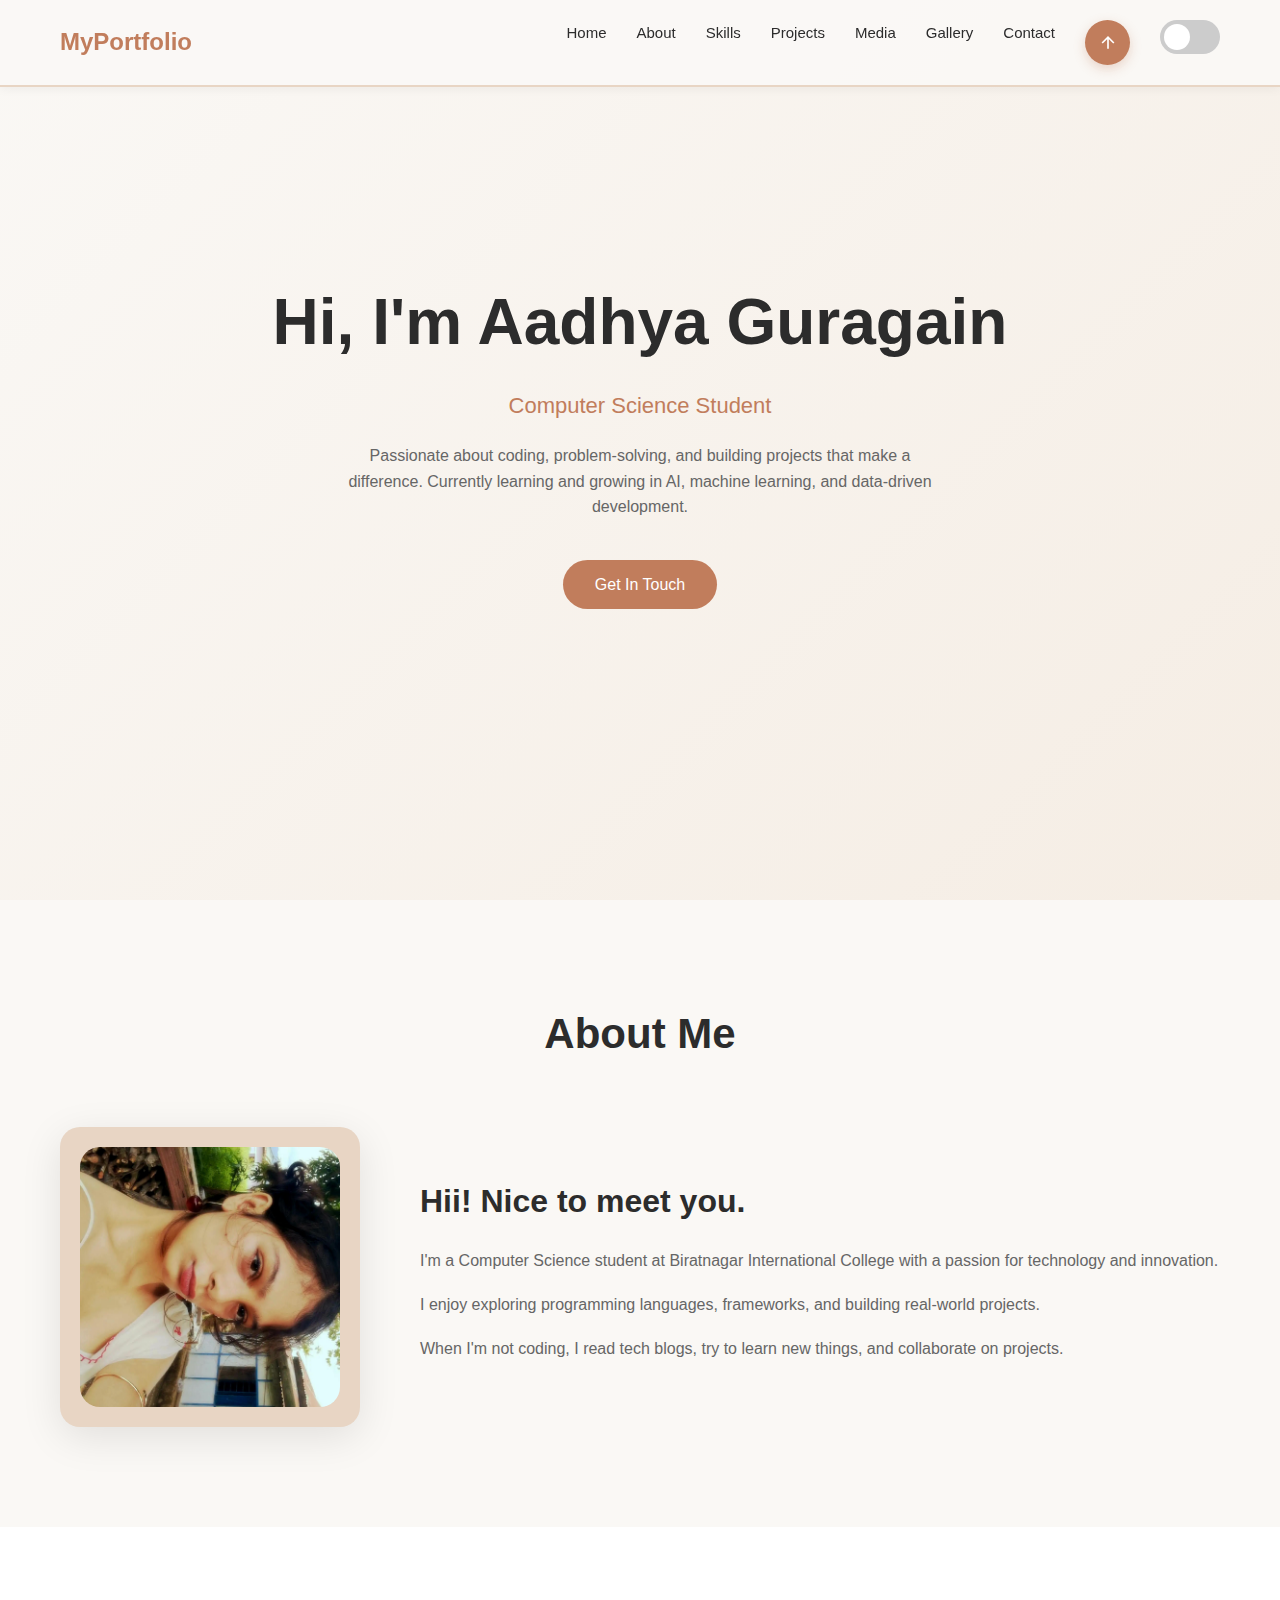
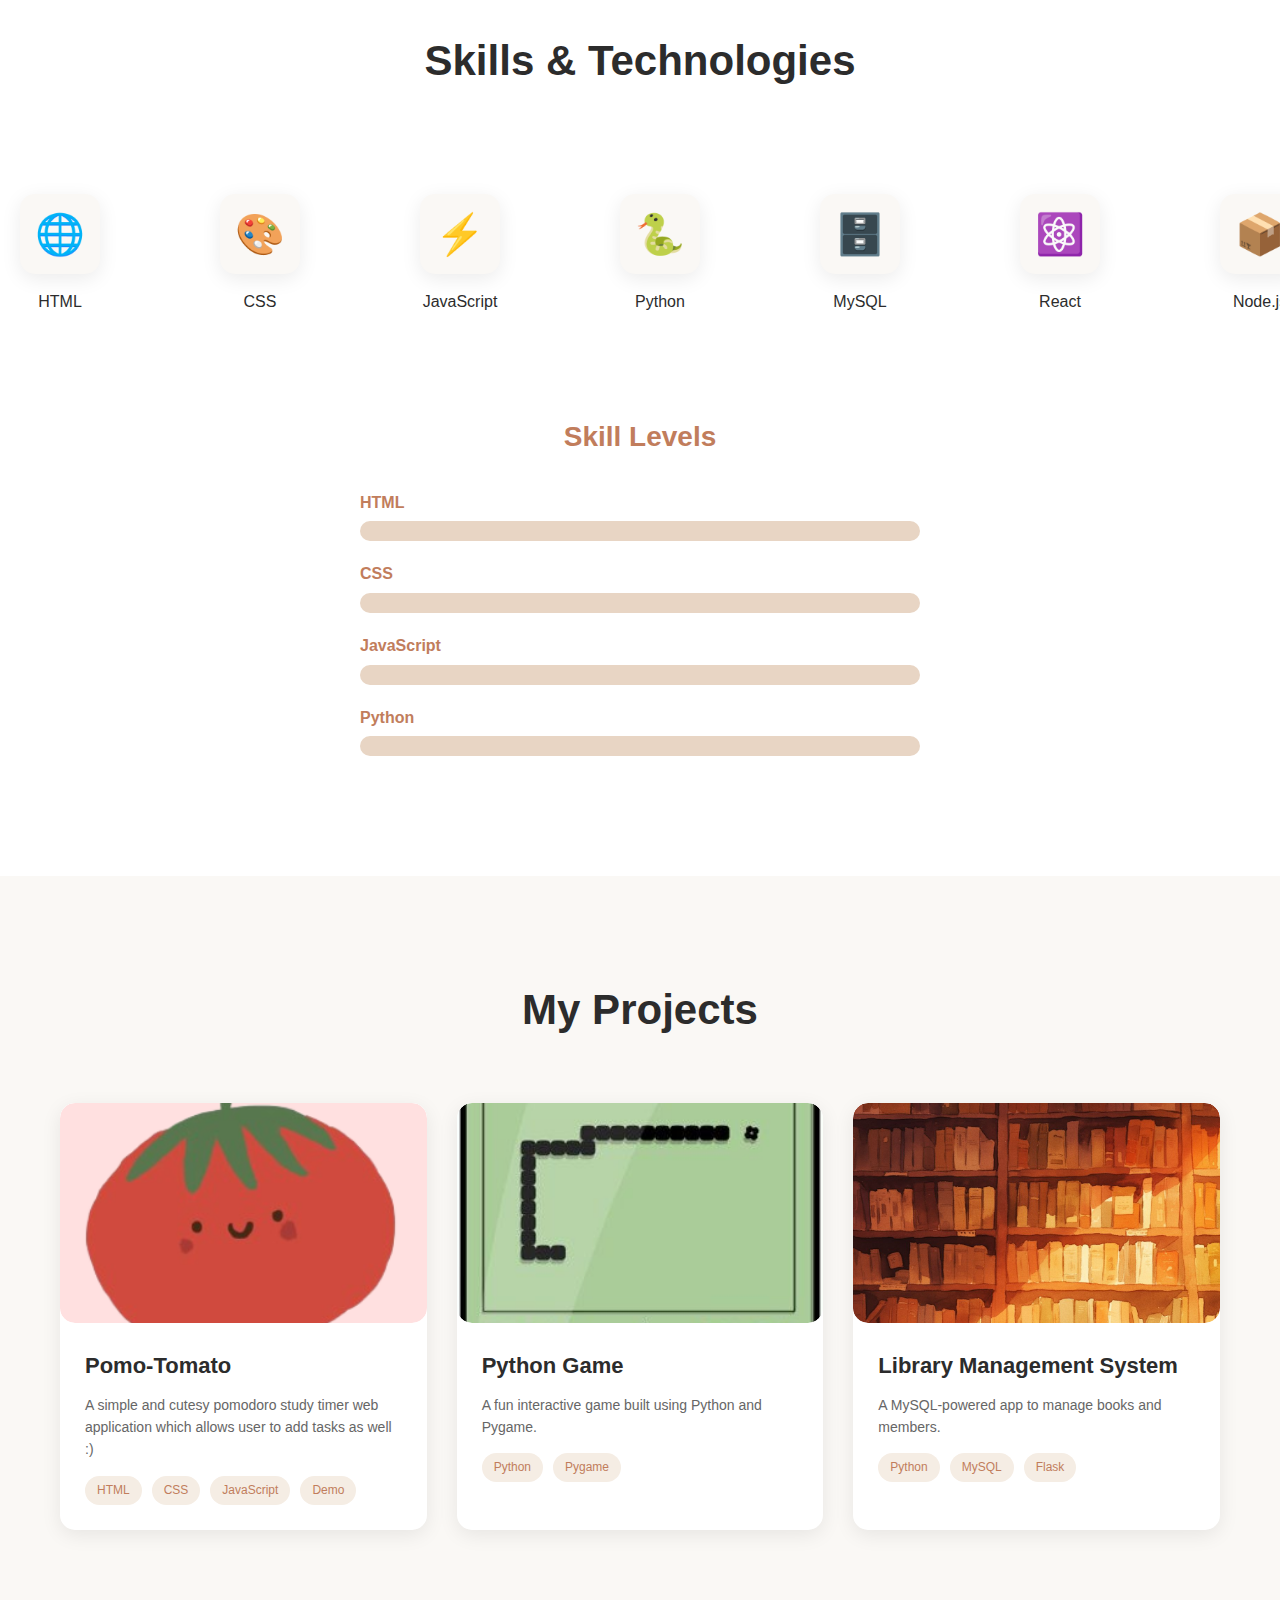
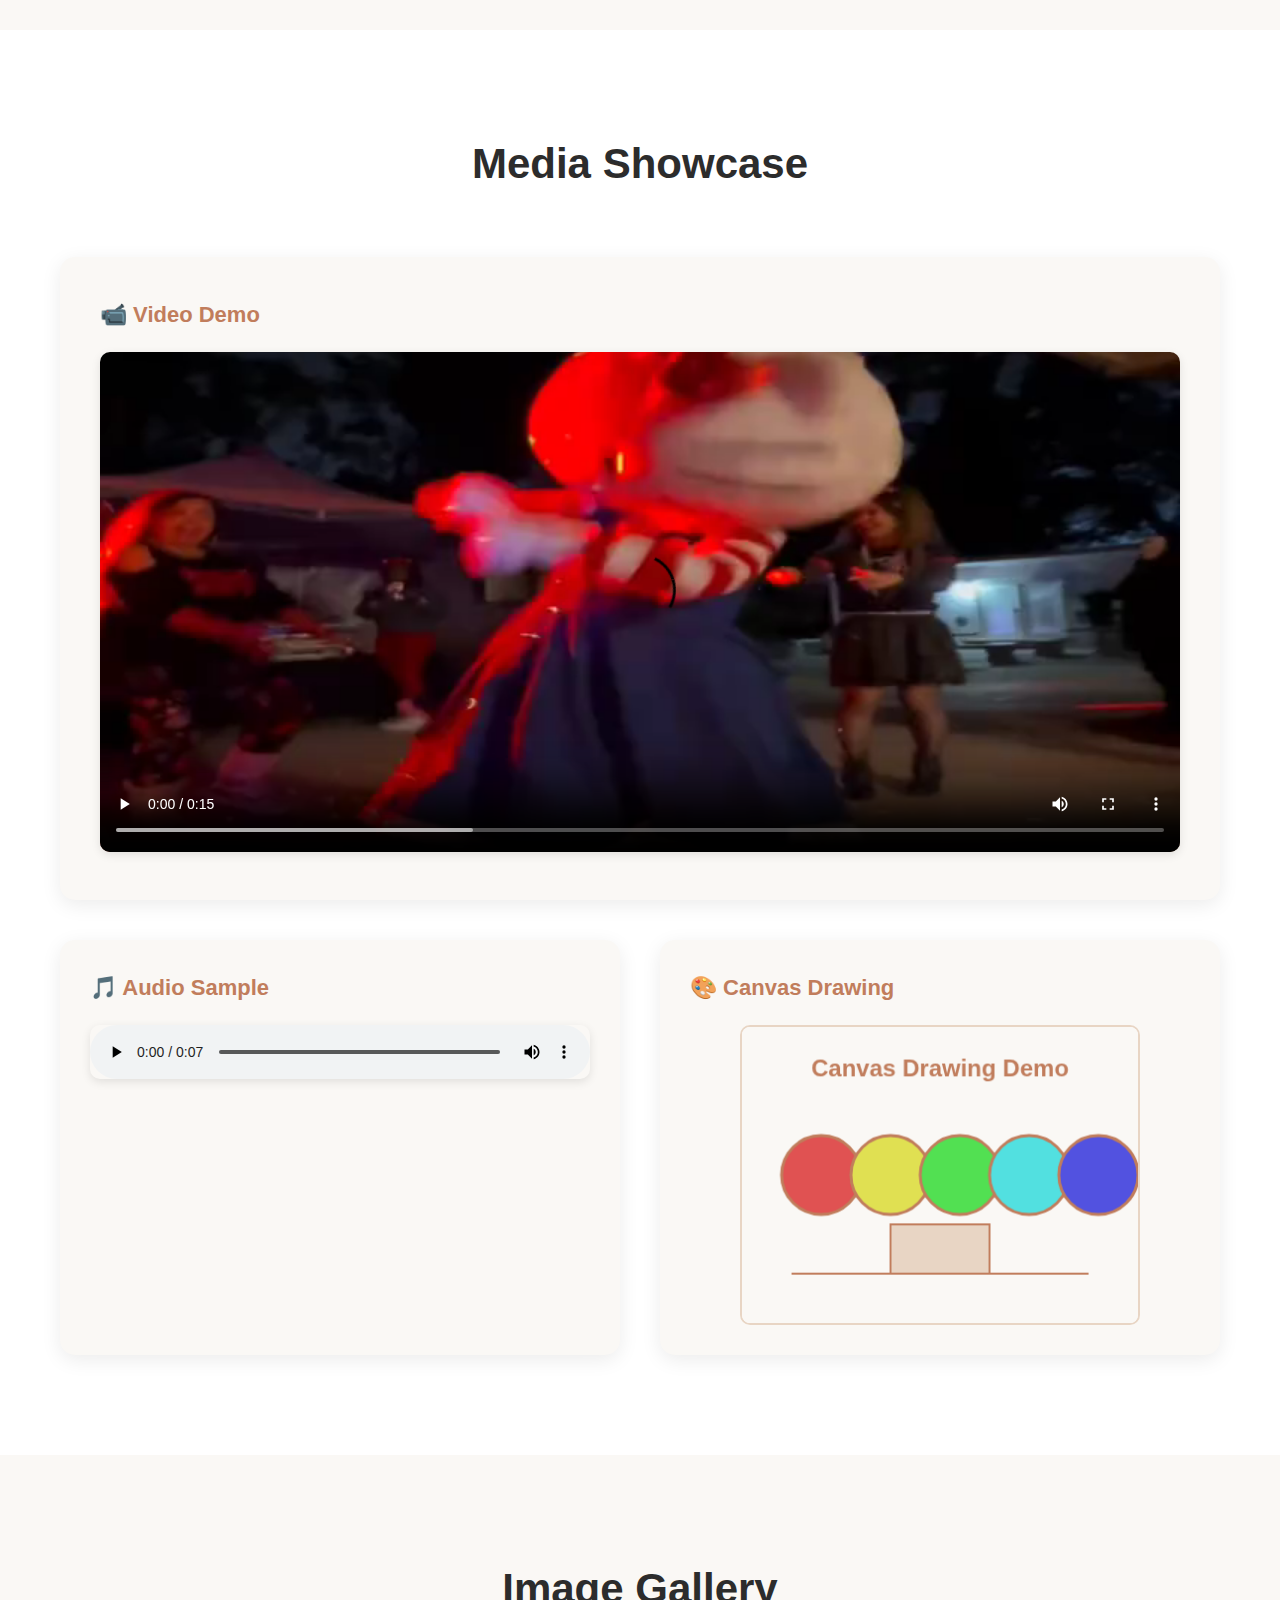
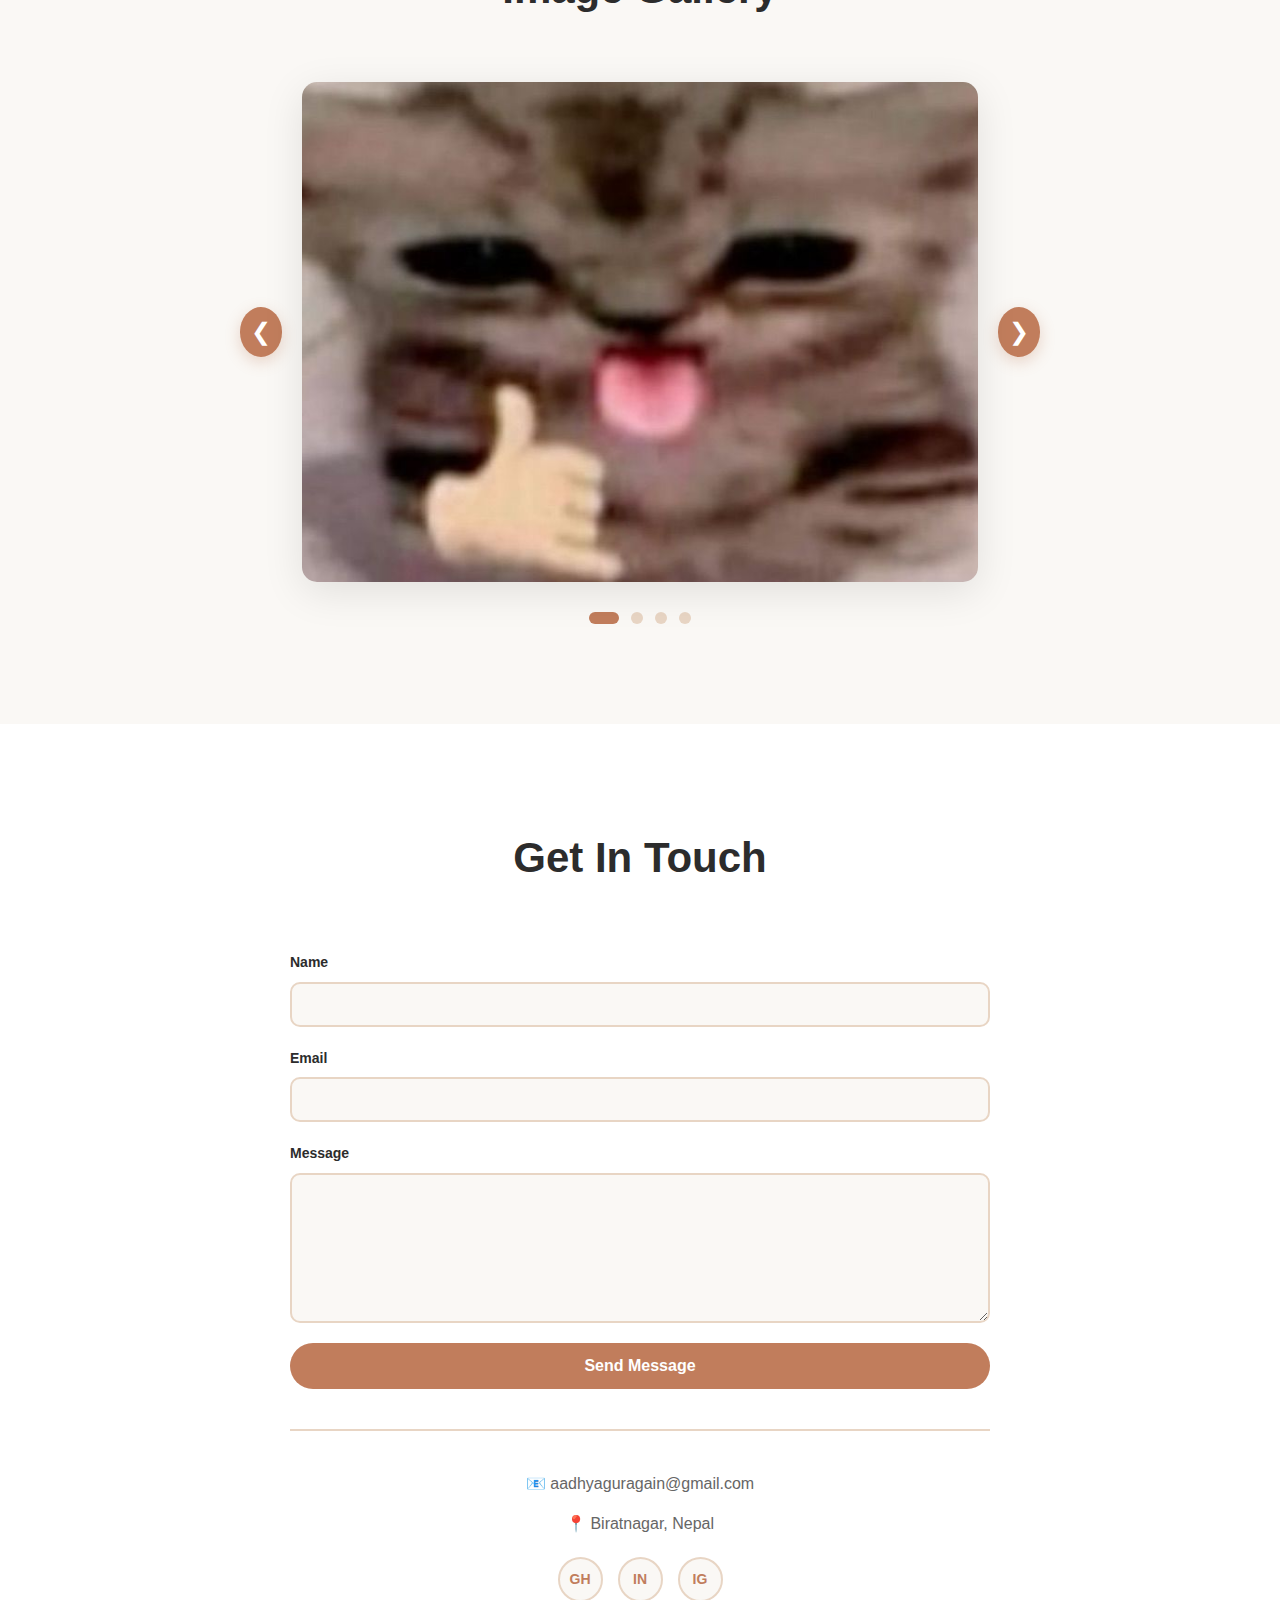
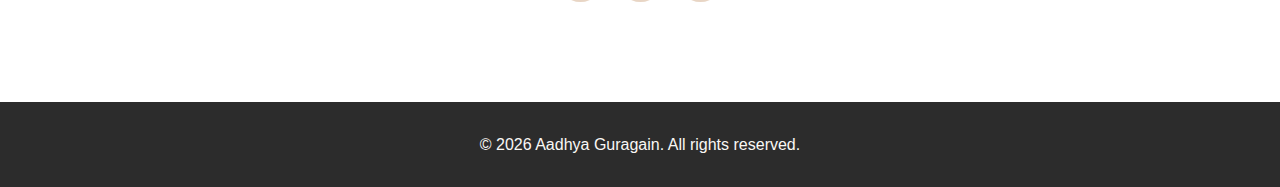
<file: index.html>
<!DOCTYPE html>
<html lang="en">
<head>
    <meta charset="UTF-8">
    <meta name="viewport" content="width=device-width, initial-scale=1.0">
    <title>Aadhya-Portfolio</title>
    <link rel="apple-touch-icon" sizes="180x180" href="/apple-touch-icon.png">
    <link rel="icon" type="image/png" sizes="32x32" href="/favicon-32x32.png">
    <link rel="icon" type="image/png" sizes="16x16" href="/favicon-16x16.png">
    <link rel="manifest" href="/site.webmanifest">
    
<link rel="stylesheet" href="css/base.css">
   <link rel="stylesheet" href="css/sections.css">
   <link rel="stylesheet" href="css/components.css">
   <link rel="stylesheet" href="css/dark-mode.css">
   <link rel="stylesheet" href="css/responsive.css">
</head>
<body>
    <nav>
        <div class="container">
            <div class="logo">MyPortfolio</div>
            <ul class="nav-links">
                <li><a href="#home">Home</a></li>
                <li><a href="#about">About</a></li>
                <li><a href="#skills">Skills</a></li>
                <li><a href="#projects">Projects</a></li>
                <li><a href="#media">Media</a></li>
                <li><a href="#gallery">Gallery</a></li>
                <li><a href="#contact">Contact</a></li>
               <li>
    <button class="top-btn" onclick="topFunction()" id="btn" title="Back to top">
        <svg width="20" height="20" viewBox="0 0 24 24" fill="none" stroke="currentColor" stroke-width="2">
            <path d="M12 19V5M5 12l7-7 7 7"/>
        </svg>
    </button>
</li>
                <li><label class="switch">
                    <input type="checkbox" id="themeBtn">
                    <span class="slider round"></span>
                </label></li>
            </ul>
        </div>
    </nav>

    <section id="home" class="hero">
        <div class="hero-content">
            <h1>Hi, I'm Aadhya Guragain</h1>
            <p class="subtitle">Computer Science Student</p>
            <p class="description">
                Passionate about coding, problem-solving, and building projects that make a difference. 
                Currently learning and growing in AI, machine learning, and data-driven development.
            </p>
            <a href="#contact" class="btn">Get In Touch</a>
        </div>
    </section>

    <section id="about">
        <div class="container">
            <h2 class="section-title">About Me</h2>
            <div class="about-content">
                <div class="about-image">
                    <img src="unnamed.jpg" alt="My Photo">
                </div>
                <div class="about-text">
                    <h3>Hii! Nice to meet you.</h3>
                    <p>I'm a Computer Science student at Biratnagar International College with a passion for technology and innovation.</p>
                    <p>I enjoy exploring programming languages, frameworks, and building real-world projects.</p>
                    <p>When I'm not coding, I read tech blogs, try to learn new things, and collaborate on projects.</p>
                </div>
            </div>
        </div>
    </section>

    <section id="skills" class="skills-section">
        <div class="container">
            <h2 class="section-title">Skills & Technologies</h2>
        </div>

        <div class="logo-slider">
            <div class="logo-track">
                <div class="logo-item"><div class="logo-icon">🌐</div><span>HTML</span></div>
                <div class="logo-item"><div class="logo-icon">🎨</div><span>CSS</span></div>
                <div class="logo-item"><div class="logo-icon">⚡</div><span>JavaScript</span></div>
                <div class="logo-item"><div class="logo-icon">🐍</div><span>Python</span></div>
                <div class="logo-item"><div class="logo-icon">🗄️</div><span>MySQL</span></div>
                <div class="logo-item"><div class="logo-icon">⚛️</div><span>React</span></div>
                <div class="logo-item"><div class="logo-icon">📦</div><span>Node.js</span></div>
                <div class="logo-item"><div class="logo-icon">🔧</div><span>Git</span></div>
                <div class="logo-item"><div class="logo-icon">🌐</div><span>HTML</span></div>
                <div class="logo-item"><div class="logo-icon">🎨</div><span>CSS</span></div>
                <div class="logo-item"><div class="logo-icon">⚡</div><span>JavaScript</span></div>
                <div class="logo-item"><div class="logo-icon">🐍</div><span>Python</span></div>
                <div class="logo-item"><div class="logo-icon">🗄️</div><span>MySQL</span></div>
                <div class="logo-item"><div class="logo-icon">⚛️</div><span>React</span></div>
                <div class="logo-item"><div class="logo-icon">📦</div><span>Node.js</span></div>
                <div class="logo-item"><div class="logo-icon">🔧</div><span>Git</span></div>
            </div>
        </div>
        
        <div class="skills-bars-container container">
            <h3 class="section-subtitle">Skill Levels</h3>

            <div class="skill">
                <span class="skill-name">HTML</span>
                <div class="progress-bar">
                    <div class="progress-fill" data-percent="90%"></div>
                </div>
            </div>

            <div class="skill">
                <span class="skill-name">CSS</span>
                <div class="progress-bar">
                    <div class="progress-fill" data-percent="85%"></div>
                </div>
            </div>

            <div class="skill">
                <span class="skill-name">JavaScript</span>
                <div class="progress-bar">
                    <div class="progress-fill" data-percent="75%"></div>
                </div>
            </div>

            <div class="skill">
                <span class="skill-name">Python</span>
                <div class="progress-bar">
                    <div class="progress-fill" data-percent="70%"></div>
                </div>
            </div>
        </div>
    </section>

    <section id="projects">
        <div class="container">
            <h2 class="section-title">My Projects</h2>
            <div class="projects-grid">

                <!-- Project cards now clickable via JS -->
                <div class="project-card" data-url="https://aadhya-rgb.github.io/Pomodoro/">
                    <div class="project-image">
                        <img src="Capture.PNG" alt="Pomo-Tomato">
                    </div>
                    <div class="project-content">
                        <h3>Pomo-Tomato</h3>
                        <p>A simple and cutesy pomodoro study timer web application which allows user to add tasks as well :)</p>
                        <div class="project-tags">
                            <span class="tag">HTML</span><span class="tag">CSS</span><span class="tag">JavaScript</span>
                            <a href="https://aadhya-rgb.github.io/Pomodoro/" class="tag demo-btn" target="_blank">Demo</a>

                        </div>
                    </div>
                </div>

                <div class="project-card" data-url="#">
                    <div class="project-image">
                        <img src="96bd4de0f60bdf39ec7a3a420f10070c.jpg" alt="Python Game">
                    </div>
                    <div class="project-content">
                        <h3>Python Game</h3>
                        <p>A fun interactive game built using Python and Pygame.</p>
                        <div class="project-tags">
                            <span class="tag">Python</span><span class="tag">Pygame</span>
                        </div>
                    </div>
                </div>

                <div class="project-card" data-url="#">
                    <div class="project-image">
                        <img src="8eed548670f115f05ee16f55e6ca5e97.jpg" alt="Library Management">
                    </div>
                    <div class="project-content">
                        <h3>Library Management System</h3>
                        <p>A MySQL-powered app to manage books and members.</p>
                        <div class="project-tags">
                            <span class="tag">Python</span><span class="tag">MySQL</span><span class="tag">Flask</span>
                        </div>
                    </div>
                </div>

            </div>
        </div>
    </section>

    
<section id="media" class="media-section">
    <div class="container">
        <h2 class="section-title">Media Showcase</h2>
        
        <!-- Video (Full Width at Top) -->
        <div class="media-item-full">
            <h3>📹 Video Demo</h3>
            <div class="video-container">
                <video controls width="100%">
                    <source src="From KlickPin CF Only Meme Templates on Instagram Hello Kitty Dancing meme template meme_template hellokitty fein party only_meme_template Keywords hello kitty dancing … _ Hello kitty videos Hello kitty Hello.mp4" type="video/mp4">
                    Your browser does not support the video tag.
                </video>
            </div>
        </div>

        <!-- Audio and Canvas (Side by Side) -->
        <div class="media-grid-half">
            <!-- Audio -->
            <div class="media-item">
                <h3>🎵 Audio Sample</h3>
                <audio controls style="width: 100%;">
                    <source src="From KlickPin CF _Gatito😹_ in 2025 _ Cat memes Funny animals Short humor.mp4" type="audio/mp4">
                    Your browser does not support the audio element.
                </audio>

            </div>

            <!-- Canvas -->
            <div class="media-item">
                <h3>🎨 Canvas Drawing</h3>
                <canvas id="myCanvas" width="400" height="300"></canvas>
                
            </div>
        </div>
    </div>
</section>

    <!-- NEW: Image Slider Section -->
    <section id="gallery" class="gallery-section">
        <div class="container">
            <h2 class="section-title">Image Gallery</h2>
            
            <div class="slider-container">
                <button class="slider-btn prev" id="prevBtn">❮</button>
                
                <div class="slider-wrapper">
                    <img src="yay.jpg" alt="Image 1" class="slider-image active">
                    <img src="yay1.jpg" alt="Image 2" class="slider-image">
                    <img src="yay2.jpg" alt="Image 3" class="slider-image">
                    <img src="yay3.jpg" alt="Image 4" class="slider-image">
                </div>
                
                <button class="slider-btn next" id="nextBtn">❯</button>
            </div>

            <div class="slider-dots" id="sliderDots"></div>
        </div>
    </section>

    <section id="contact" class="contact-section">
        <div class="container">
            <h2 class="section-title">Get In Touch</h2>

            <div class="contact-content">
                <!-- Updated form with validation -->
                <form class="contact-form" id="contactForm">
                    <div id="formMessage" class="form-message"></div>
                    
                    <div class="form-group">
                        <label>Name</label>
                        <input type="text" id="name" name="name" required>
                        <span class="error-msg" id="nameError"></span>
                    </div>
                    
                    <div class="form-group">
                        <label>Email</label>
                        <input type="email" id="email" name="email" required>
                        <span class="error-msg" id="emailError"></span>
                    </div>
                    
                    <div class="form-group">
                        <label>Message</label>
                        <textarea id="message" name="message" required></textarea>
                        <span class="error-msg" id="messageError"></span>
                    </div>
                    
                    <button type="submit" class="submit-btn">Send Message</button>
                </form>

                <div class="contact-info">
                    <p>📧 aadhyaguragain@gmail.com</p>
                    <p>📍 Biratnagar, Nepal</p>
                    <div class="social-links">
                        <a href="https://github.com/aadhya-rgb">GH</a>
                        <a href="https://np.linkedin.com/in/aadhya-guragain-972592372">IN</a>
                        <a href="https://www.instagram.com/__aadhyaaaa.__?igsh=NHhoa21za2VoYWIw">IG</a>
                    </div>
                </div>
            </div>
        </div>
    </section>

    <footer>
        © <span id="year"></span> Aadhya Guragain. All rights reserved.
    </footer>

    <script src="script.js"></script>
    <script>
        document.getElementById("year").textContent = new Date().getFullYear();
    </script>
</body>
</html>
</file>
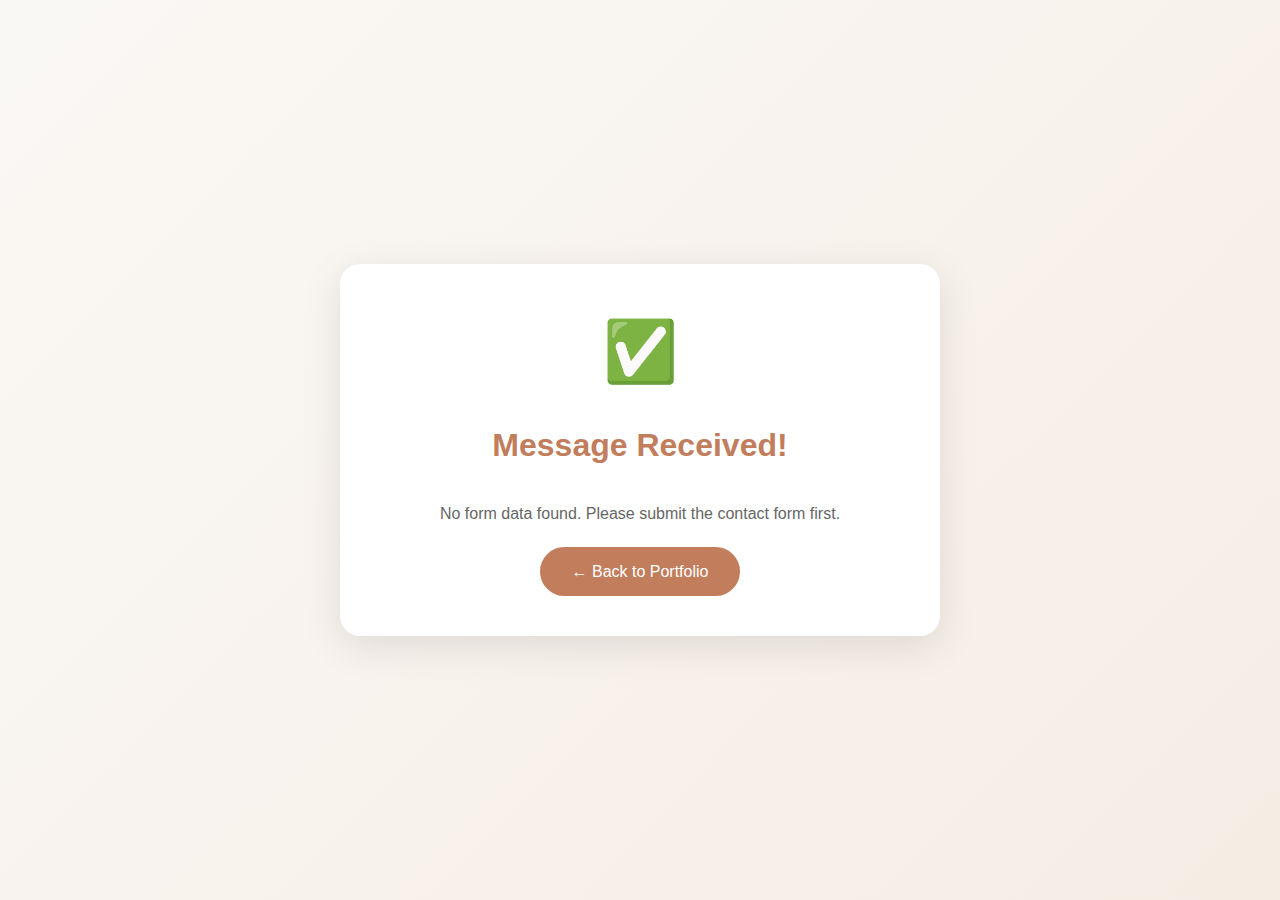
<file: form-details.html>
<!DOCTYPE html>
<html lang="en">
<head>
    <meta charset="UTF-8">
    <meta name="viewport" content="width=device-width, initial-scale=1.0">
    <title>Form Details - Portfolio</title>
    <link rel="stylesheet" href="style.css">
    <style>
        .details-container {
            min-height: 100vh;
            display: flex;
            align-items: center;
            justify-content: center;
            padding: 100px 20px;
            background: linear-gradient(135deg, #faf8f5, #f5ede4);
        }
        
        .details-card {
            background: white;
            padding: 40px;
            border-radius: 20px;
            box-shadow: 0 10px 40px rgba(0,0,0,.1);
            max-width: 600px;
            width: 100%;
        }
        
        .details-card h1 {
            color: #c17d5c;
            margin-bottom: 30px;
            text-align: center;
        }
        
        .detail-item {
            margin-bottom: 25px;
            padding: 15px;
            background: #faf8f5;
            border-radius: 10px;
            border-left: 4px solid #c17d5c;
        }
        
        .detail-label {
            font-weight: 600;
            color: #2c2c2c;
            margin-bottom: 5px;
            font-size: 14px;
        }
        
        .detail-value {
            color: #666;
            font-size: 16px;
            line-height: 1.6;
        }
        
        .back-btn {
            display: inline-block;
            padding: 12px 32px;
            background: #c17d5c;
            color: white;
            border-radius: 30px;
            text-decoration: none;
            font-weight: 500;
            transition: .3s;
            margin-top: 20px;
        }
        
        .back-btn:hover {
            transform: translateY(-2px);
            box-shadow: 0 10px 30px rgba(193,125,92,.3);
        }
        
        .success-icon {
            text-align: center;
            font-size: 60px;
            margin-bottom: 20px;
        }
    </style>
</head>
<body>
    <div class="details-container">
        <div class="details-card">
            <div class="success-icon">✅</div>
            <h1>Message Received!</h1>
            
            <div id="formDetailsContent">
                <!-- JavaScript will populate this -->
            </div>
            
            <div style="text-align: center;">
                <a href="index.html" class="back-btn">← Back to Portfolio</a>
            </div>
        </div>
    </div>

    <script>
        // Read data from localStorage
        const formData = JSON.parse(localStorage.getItem('contactFormData'));
        
        const contentDiv = document.getElementById('formDetailsContent');
        
        if (formData) {
            contentDiv.innerHTML = `
                <div class="detail-item">
                    <div class="detail-label">Name:</div>
                    <div class="detail-value">${formData.name}</div>
                </div>
                
                <div class="detail-item">
                    <div class="detail-label">Email:</div>
                    <div class="detail-value">${formData.email}</div>
                </div>
                
                <div class="detail-item">
                    <div class="detail-label">Message:</div>
                    <div class="detail-value">${formData.message}</div>
                </div>
                
                <div class="detail-item">
                    <div class="detail-label">Submitted at:</div>
                    <div class="detail-value">${formData.timestamp}</div>
                </div>
            `;
        } else {
            contentDiv.innerHTML = `
                <p style="text-align: center; color: #666;">
                    No form data found. Please submit the contact form first.
                </p>
            `;
        }
    </script>
</body>
</html>
</file>
<file: css/base.css>
*{margin:0;padding:0;box-sizing:border-box}
html{scroll-behavior:smooth}
body{
    font-family:Arial, sans-serif;
    background:#faf8f5;
    color:#2c2c2c;
    line-height:1.6;
}

.container{
    max-width:1200px;
    margin:0 auto;
    padding:0 20px;
}
nav{
    position:fixed;top:0;width:100%;
    background:rgba(250,248,245,.95);
    z-index:1000;
    padding:20px 0;
    border-bottom:2px solid #e8d5c4;
    box-shadow:0 2px 10px rgba(0,0,0,.05);
}
nav .container{
    display:flex;
    justify-content:space-between;
    align-items:center;
}
.logo{font-size:24px;font-weight:bold;color:#c17d5c}
.nav-links{
    display:flex;
    gap:30px;
    list-style:none;
}
.nav-links a{
    color:#2c2c2c;
    text-decoration:none;
    font-size:15px;
    font-weight:500;
    transition:.3s;
}
.nav-links a:hover{color:#c17d5c}


.top-btn {
    background-color: #c17d5c;
    color: white;
    border: none;
    border-radius: 50%;
    width: 45px;
    height: 45px;
    display: flex;
    align-items: center;
    justify-content: center;
    cursor: pointer;
    transition: all 0.3s ease;
    padding: 0;
    box-shadow: 0 4px 12px rgba(193, 125, 92, 0.3);
}

.top-btn:hover {
    background-color: #a55c49;
    transform: translateY(-3px);
    box-shadow: 0 6px 20px rgba(193, 125, 92, 0.4);
}

.top-btn:active {
    transform: translateY(-1px);
}

.top-btn svg {
    width: 20px;
    height: 20px;
}

body.dark .top-btn {
    background-color: #c17d5c;
    color: white;
}

body.dark .top-btn:hover {
    background-color: #a55c49;
}

/* Responsive */
@media(max-width: 768px) {
    .top-btn {
        width: 40px;
        height: 40px;
    }
    
    .top-btn svg {
        width: 18px;
        height: 18px;
    }
  }

/* NAVBAR in dark mode */
body.dark nav {
  background: rgba(18, 18, 18, 0.95);
  border-bottom: 2px solid #444;
  box-shadow: 0 2px 10px rgba(0, 0, 0, 0.8);
}

body.dark .logo {
  color: #c17d5c;
}

body.dark .nav-links a {
  color: #ddd;
}

body.dark .nav-links a:hover {
  color: #c17d5c;
}
</file>
<file: css/sections.css>
/* HERO */
.hero{
    min-height:100vh;
    display:flex;
    align-items:center;
    justify-content:center;
    padding-top:80px;
    background:linear-gradient(135deg,#faf8f5,#f5ede4);
}
.hero-content{text-align:center}
.hero h1{font-size:64px;font-weight:bold;margin-bottom:15px}
.hero .subtitle{font-size:22px;color:#c17d5c;margin-bottom:20px;font-weight:500}
.hero .description{
    font-size:16px;color:#666;
    max-width:600px;margin:0 auto 40px;
}

/* Sections */
section{padding:100px 0}
.section-title{
    font-size:42px;
    font-weight:bold;
    text-align:center;
    margin-bottom:60px;
}

/* ABOUT */
.about-content{
    display:grid;
    grid-template-columns:300px 1fr;
    gap:60px;
    align-items:center;
}
.about-image{
    width:300px;height:300px;
    border-radius:20px;
    background:#e8d5c4;
    display:flex;align-items:center;justify-content:center;
    font-size:18px;color:#c17d5c;
    padding:20px;
    text-align:center;
    box-shadow:0 10px 40px rgba(0,0,0,.1);
}
.about-image img{
    width:100%;
    height:100%;
    object-fit:cover;
    object-position:center;
    border-radius:20px;
}

.about-text h3{font-size:32px;margin-bottom:20px}
.about-text p{
    color:#666;
    margin-bottom:15px;
    font-size:16px;
    line-height:1.8;
}

/* SKILLS (slider) */
.skills-section{
    background:#fff;
    padding:100px 0;
    overflow:hidden;
}
.logo-slider{padding:40px 0;overflow:hidden;width:100%}
.logo-track{
    display:flex;
    gap:80px;
    animation:scroll 20s linear infinite;
}
.logo-item{
    display:flex;
    flex-direction:column;
    align-items:center;
    gap:15px;
    min-width:120px;
}
.logo-icon{
    width:80px;height:80px;
    background:#faf8f5;
    border-radius:15px;
    display:flex;align-items:center;justify-content:center;
    font-size:40px;
    box-shadow:0 5px 20px rgba(0,0,0,.08);
    transition:.3s;
}
.logo-item:hover .logo-icon{transform:translateY(-5px)}
.logo-name{font-size:14px;font-weight:600}
@keyframes scroll{
    to{transform:translateX(-50%)}
}

.skills-bars-container {
  margin-top: 60px;
  max-width: 600px;
}

.section-subtitle {
  font-size: 28px;
  font-weight: 600;
  color: #c17d5c;
  margin-bottom: 30px;
  text-align: center;
}

.skill {
  margin-bottom: 20px;
}

.skill-name {
  font-weight: 600;
  margin-bottom: 6px;
  display: block;
  color: #c17d5c;
}

.progress-bar {
  width: 100%;
  background: #e8d5c4;
  border-radius: 10px;
  overflow: hidden;
  height: 20px;
}

.progress-fill {
  height: 100%;
  width: 0;
  background-color: #c17d5c;
  border-radius: 10px 0 0 10px;
  transition: width 2s ease-in-out;
}

/* CONTACT */
.contact-section{background:#fff}
.contact-content{max-width:700px;margin:0 auto}

.contact-info{
    text-align:center;
    margin-top:40px;
    padding-top:40px;
    border-top:2px solid #e8d5c4;
}
.contact-info p{color:#666;margin-bottom:15px;font-size:16px}
.social-links{
    display:flex;
    justify-content:center;
    gap:15px;
    margin-top:20px;
}
.social-links a{
    width:45px;height:45px;
    background:#faf8f5;
    border-radius:50%;
    display:flex;align-items:center;justify-content:center;
    border:2px solid #e8d5c4;
    color:#c17d5c;
    font-weight:600;
    font-size:14px;
    transition:.3s;
    text-decoration:none;
}
.social-links a:hover{
    background:#c17d5c;
    color:#fff;
    transform:translateY(-3px);
}

/* FOOTER */
footer{
    background:#2c2c2c;
    padding:30px 0;
    text-align:center;
    color:#faf8f5;
}

/* MEDIA SECTION */
.media-section {
    background: #fff;
    padding: 100px 0;
}

.media-grid {
    display: grid;
    grid-template-columns: repeat(auto-fit, minmax(300px, 1fr));
    gap: 40px;
    margin-top: 40px;
}

.media-item {
    background: #faf8f5;
    padding: 25px;
    border-radius: 15px;
    box-shadow: 0 5px 20px rgba(0,0,0,.08);
}

.media-item h3 {
    color: #c17d5c;
    margin-bottom: 20px;
    font-size: 22px;
}

.media-item video,
.media-item audio {
    border-radius: 10px;
}

#myCanvas {
    width: 100%;
    height: auto;
    border-radius: 10px;
    background: #faf8f5;
    border: 2px solid #e8d5c4;
}

/* GALLERY */
.gallery-section {
    padding: 100px 0;
    background: #faf8f5;
}

.slider-container {
    position: relative;
    max-width: 800px;
    margin: 0 auto;
    display: flex;
    align-items: center;
    gap: 20px;
}

.slider-wrapper {
    position: relative;
    width: 100%;
    height: 500px;
    overflow: hidden;
    border-radius: 15px;
    box-shadow: 0 10px 40px rgba(0,0,0,.1);
}

.slider-image {
    position: absolute;
    top: 0;
    left: 0;
    width: 100%;
    height: 100%;
    object-fit: cover;
    opacity: 0;
    transition: opacity 0.5s ease-in-out;
}

.slider-image.active {
    opacity: 1;
}

.slider-btn {
    background: #c17d5c;
    color: white;
    border: none;
    width: 50px;
    height: 50px;
    border-radius: 50%;
    font-size: 24px;
    cursor: pointer;
    transition: .3s;
    display: flex;
    align-items: center;
    justify-content: center;
    box-shadow: 0 5px 15px rgba(193,125,92,.3);
}

.slider-btn:hover {
    background: #a55c49;
    transform: scale(1.1);
}

.slider-btn:active {
    transform: scale(0.95);
}

.slider-dots {
    display: flex;
    justify-content: center;
    gap: 12px;
    margin-top: 30px;
}

.dot {
    width: 12px;
    height: 12px;
    border-radius: 50%;
    background: #e8d5c4;
    cursor: pointer;
    transition: .3s;
}

.dot:hover {
    background: #c17d5c;
    transform: scale(1.2);
}

.dot.active {
    background: #c17d5c;
    width: 30px;
    border-radius: 6px;
}

.media-item-full {
    background: #faf8f5;
    padding: 40px;
    border-radius: 15px;
    box-shadow: 0 5px 20px rgba(0,0,0,.08);
    margin-bottom: 40px;
}

.video-container {
    width: 100%;
    max-width: 100%;
    margin: 0 auto;
}

.video-container video {
    width: 100%;
    height: 500px;
    border-radius: 10px;
    box-shadow: 0 5px 15px rgba(0,0,0,.15);
    object-fit: cover;
}

.media-grid-half {
    display: grid;
    grid-template-columns: repeat(2, 1fr);
    gap: 40px;
}

.media-item {
    background: #faf8f5;
    padding: 30px;
    border-radius: 15px;
    box-shadow: 0 5px 20px rgba(0,0,0,.08);
    transition: transform 0.3s ease;
}

.media-item:hover {
    transform: translateY(-5px);
}

.media-item h3,
.media-item-full h3 {
    color: #c17d5c;
    margin-bottom: 20px;
    font-size: 22px;
    font-weight: 600;
}

.media-item video,
.media-item-full video,
.media-item audio {
    border-radius: 10px;
    box-shadow: 0 3px 10px rgba(0,0,0,.1);
}

.media-caption {
    margin-top: 15px;
    font-size: 14px;
    color: #666;
    text-align: center;
    font-style: italic;
}

#myCanvas {
    width: 100%;
    max-width: 400px;
    height: 300px;
    border-radius: 10px;
    background: white;
    border: 2px solid #e8d5c4;
    display: block;
    margin: 0 auto;
}
</file>
<file: css/components.css>
/* BUTTONS */
body.dark button {
  background: #c17d5c;
  color: rgb(255, 255, 255);
  border: none;
}

body.dark button:hover {
  background: #a55c49;
}

/* TOP BUTTON */
body.dark .top-btn {
  background-color: #2c2c2c;
  color: white;
}

body.dark .top-btn:hover {
  color: #c17d5c;
}

.btn{
    display:inline-block;
    padding:12px 32px;
    background:#c17d5c;
    color:#fff;
    border-radius:30px;
    font-weight:500;
    text-decoration:none;
    transition:.3s;
}
.btn:hover{
    transform:translateY(-2px);
    box-shadow:0 10px 30px rgba(193,125,92,.3);
}

.demo-btn {
    text-decoration: none;
    display: inline-block;
}

.submit-btn{
    background:#c17d5c;
    color:#fff;
    padding:14px 32px;
    border:none;
    border-radius:30px;
    font-size:16px;
    font-weight:600;
    cursor:pointer;
    transition:.3s;
}
.submit-btn:hover{
    transform:translateY(-2px);
    box-shadow:0 10px 30px rgba(193,125,92,.3);
}

/* The switch - the box around the slider */
.switch {
  position: relative;
  display: inline-block;
  width: 60px;
  height: 34px;
}

/* Hide default HTML checkbox */
.switch input {
  opacity: 0;
  width: 0;
  height: 0;
}

/* The slider */
.slider {
  position: absolute;
  cursor: pointer;
  top: 0;
  left: 0;
  right: 0;
  bottom: 0;
  background-color: #ccc;
  -webkit-transition: .4s;
  transition: .4s;
}

.slider:before {
  position: absolute;
  content: "";
  height: 26px;
  width: 26px;
  left: 4px;
  bottom: 4px;
  background-color: white;
  -webkit-transition: .4s;
  transition: .4s;
}

input:checked + .slider {
  background-color: #2196F3;
}

input:focus + .slider {
  box-shadow: 0 0 1px #2196F3;
}

input:checked + .slider:before {
  -webkit-transform: translateX(26px);
  -ms-transform: translateX(26px);
  transform: translateX(26px);
}

/* Rounded sliders */
.slider.round {
  border-radius: 34px;
}

.slider.round:before {
  border-radius: 50%;
}

/* PROJECTS */
.projects-grid{
    display:grid;
    gap:30px;
    grid-template-columns:repeat(auto-fit,minmax(320px,1fr));
}
.project-card{
    background:#fff;
    border-radius:15px;
    overflow:hidden;
    box-shadow:0 5px 20px rgba(0,0,0,.08);
    transition:.3s;
}
.project-card:hover{
    transform:translateY(-10px);
    box-shadow:0 15px 40px rgba(0,0,0,.12);
}
.project-image{
    height:220px;
    overflow:hidden;
    border-radius:15px;
}

.project-image img{
    width:100%;
    height:100%;
    object-fit:cover;
    object-position:center;
    border-radius:15px;
}

.project-content{padding:25px}
.project-content h3{font-size:22px;margin-bottom:10px}
.project-content p{
    color:#666;
    font-size:14px;
    margin-bottom:15px;
    line-height:1.6;
}
.project-tags{display:flex;flex-wrap:wrap;gap:10px}
.tag{
    padding:5px 12px;
    background:#f5ede4;
    color:#c17d5c;
    border-radius:15px;
    font-size:12px;font-weight:500;
}

.project-card {
    cursor: pointer;
    transition: all .3s ease;
}

.project-card:active {
    transform: translateY(-5px) scale(0.98);
}

/* FORM */
.contact-form{display:flex;flex-direction:column;gap:20px}
.form-group{display:flex;flex-direction:column;gap:8px}
.form-group label{font-size:14px;font-weight:600}
.form-group input,
.form-group textarea{
    padding:12px 16px;
    border:2px solid #e8d5c4;
    border-radius:10px;
    background:#faf8f5;
    font-size:15px;
    transition:.3s;
    font-family:inherit;
}
.form-group input:focus,
.form-group textarea:focus{border-color:#c17d5c;outline:none}
.form-group textarea{min-height:150px;resize:vertical}

.error-msg {
    display: none;
    color: #d9534f;
    font-size: 13px;
    margin-top: 5px;
}

.form-message {
    padding: 15px;
    border-radius: 10px;
    margin-bottom: 20px;
    text-align: center;
    font-weight: 500;
    display: none;
}

.form-message.success {
    display: block;
    background: #d4edda;
    color: #155724;
    border: 1px solid #c3e6cb;
}

.form-message.error {
    display: block;
    background: #f8d7da;
    color: #721c24;
    border: 1px solid #f5c6cb;
}

body.dark .form-message.success {
    background: #1e4620;
    color: #7ce37c;
    border-color: #2d5a2f;
}

body.dark .form-message.error {
    background: #4a1f1f;
    color: #ff6b6b;
    border-color: #6b2929;
}
</file>
<file: css/dark-mode.css>
/* CONTAINERS & SECTIONS */
body.dark .container,
body.dark section,
body.dark .projects-grid,
body.dark .project-card,
body.dark .skills-section,
body.dark .contact-section {
  background-color: #1e1e1e;
  color: #ffffff;
  box-shadow: 0 0 15px rgba(0, 0, 0, 0.7);
}

body.dark .logo-icon {
  background: #2c2c2c;
  color: #c17d5c;
  box-shadow: 0 5px 20px rgba(193, 125, 92, 0.3);
}

body.dark .logo-item span {
  color: #c17d5c;
}

/* LINKS */
body.dark a {
  color: #80b3ff;
}

body.dark a:hover {
  color: #c17d5c;
}

/* FORM INPUTS */
body.dark .form-group input,
body.dark .form-group textarea {
  background: #2c2c2c;
  border-color: #555;
  color: #ffffff;
}

body.dark .form-group input:focus,
body.dark .form-group textarea:focus {
  border-color: #c17d5c;
  outline: none;
}

/* FOOTER */
body.dark footer {
  background: #111;
  color: #ffffff;
}

/* HERO Section */
body.dark .hero {
  background: linear-gradient(135deg, #121212, #1e1e1e);
}

body.dark .hero h1,
body.dark .hero .subtitle,
body.dark .hero .description {
  color: #ffffff;
}

/* PROJECT TAGS */
body.dark .tag {
  background: #3a2e23;
  color: #c17d5c;
}

/* Dark mode support */
body.dark .progress-bar {
  background: #3a2e23;
}

body.dark .progress-fill {
  background-color: #c17d5c;
}

body.dark .media-section {
    background: #1e1e1e;
}

body.dark .media-item {
    background: #2c2c2c;
}

body.dark #myCanvas {
    background: #1a1a1a;
    border-color: #444;
}

body.dark .gallery-section {
    background: #121212;
}

body.dark .dot {
    background: #444;
}

body.dark .media-item-full {
    background: #2c2c2c;
}

body.dark .media-caption {
    color: #999;
}

body.dark #myCanvas {
    background: #1a1a1a;
    border-color: #444;
}
</file>
<file: css/responsive.css>
/* RESPONSIVE */
@media(max-width:768px){
    .hero h1{font-size:42px}
    .about-content{
        grid-template-columns:1fr;
        text-align:center;
    }
    .about-image{margin:auto}
    .section-title{font-size:32px}
    .nav-links{gap:15px}
    .projects-grid{grid-template-columns:1fr}
    .logo-track{gap:50px}
    
    .slider-wrapper {
        height: 350px;
    }
    
    .slider-btn {
        width: 40px;
        height: 40px;
        font-size: 18px;
    }
    
    .media-grid {
        grid-template-columns: 1fr;
    }
    
    #myCanvas {
        max-width: 100%;
    }
    
    .media-grid-half {
        grid-template-columns: 1fr;
    }
    
    #myCanvas {
        max-width: 100%;
        height: 250px;
    }
}
</file>
<file: style.css>
*{margin:0;padding:0;box-sizing:border-box}
html{scroll-behavior:smooth}
body{
    font-family:Arial, sans-serif;
    background:#faf8f5;
    color:#2c2c2c;
    line-height:1.6;
}
.container{
    max-width:1200px;
    margin:0 auto;
    padding:0 20px;
}
nav{
    position:fixed;top:0;width:100%;
    background:rgba(250,248,245,.95);
    z-index:1000;
    padding:20px 0;
    border-bottom:2px solid #e8d5c4;
    box-shadow:0 2px 10px rgba(0,0,0,.05);
}
nav .container{
    display:flex;
    justify-content:space-between;
    align-items:center;
}
.logo{font-size:24px;font-weight:bold;color:#c17d5c}
.nav-links{
    display:flex;
    gap:30px;
    list-style:none;
}
.nav-links a{
    color:#2c2c2c;
    text-decoration:none;
    font-size:15px;
    font-weight:500;
    transition:.3s;
}
.nav-links a:hover{color:#c17d5c}

/* HERO */
.hero{
    min-height:100vh;
    display:flex;
    align-items:center;
    justify-content:center;
    padding-top:80px;
    background:linear-gradient(135deg,#faf8f5,#f5ede4);
}
.hero-content{text-align:center}
.hero h1{font-size:64px;font-weight:bold;margin-bottom:15px}
.hero .subtitle{font-size:22px;color:#c17d5c;margin-bottom:20px;font-weight:500}
.hero .description{
    font-size:16px;color:#666;
    max-width:600px;margin:0 auto 40px;
}
.btn{
    display:inline-block;
    padding:12px 32px;
    background:#c17d5c;
    color:#fff;
    border-radius:30px;
    font-weight:500;
    text-decoration:none;
    transition:.3s;
}
.btn:hover{
    transform:translateY(-2px);
    box-shadow:0 10px 30px rgba(193,125,92,.3);
}

/* Sections */
section{padding:100px 0}
.section-title{
    font-size:42px;
    font-weight:bold;
    text-align:center;
    margin-bottom:60px;
}

/* ABOUT */
.about-content{
    display:grid;
    grid-template-columns:300px 1fr;
    gap:60px;
    align-items:center;
}
.about-image{
    width:300px;height:300px;
    border-radius:20px;
    background:#e8d5c4;
    display:flex;align-items:center;justify-content:center;
    font-size:18px;color:#c17d5c;
    padding:20px;
    text-align:center;
    box-shadow:0 10px 40px rgba(0,0,0,.1);
}
.about-image img{
    width:100%;
    height:100%;
    object-fit:cover;      /* crops nicely */
    object-position:center; /* keeps your face centered */
    border-radius:20px;
}

}
.about-text h3{font-size:32px;margin-bottom:20px}
.about-text p{
    color:#666;
    margin-bottom:15px;
    font-size:16px;
    line-height:1.8;
}

/* SKILLS (slider) */
.skills-section{
    background:#fff;
    padding:100px 0;
    overflow:hidden;
}
.logo-slider{padding:40px 0;overflow:hidden;width:100%}
.logo-track{
    display:flex;
    gap:80px;
    animation:scroll 20s linear infinite;
}
.logo-item{
    display:flex;
    flex-direction:column;
    align-items:center;
    gap:15px;
    min-width:120px;
}
.logo-icon{
    width:80px;height:80px;
    background:#faf8f5;
    border-radius:15px;
    display:flex;align-items:center;justify-content:center;
    font-size:40px;
    box-shadow:0 5px 20px rgba(0,0,0,.08);
    transition:.3s;
}
.logo-item:hover .logo-icon{transform:translateY(-5px)}
.logo-name{font-size:14px;font-weight:600}
@keyframes scroll{
    to{transform:translateX(-50%)}
}

/* PROJECTS */
.projects-grid{
    display:grid;
    gap:30px;
    grid-template-columns:repeat(auto-fit,minmax(320px,1fr));
}
.project-card{
    background:#fff;
    border-radius:15px;
    overflow:hidden;
    box-shadow:0 5px 20px rgba(0,0,0,.08);
    transition:.3s;
}
.project-card:hover{
    transform:translateY(-10px);
    box-shadow:0 15px 40px rgba(0,0,0,.12);
}
.project-image{
    height:220px;
    overflow:hidden;        /* hides extra parts */
    border-radius:15px;
}

.project-image img{
    width:100%;
    height:100%;
    object-fit:cover;       /* keeps proportions */
    object-position:center; /* centers cropping */
    border-radius:15px;
}

.project-content{padding:25px}
.project-content h3{font-size:22px;margin-bottom:10px}
.project-content p{
    color:#666;
    font-size:14px;
    margin-bottom:15px;
    line-height:1.6;
}
.project-tags{display:flex;flex-wrap:wrap;gap:10px}
.tag{
    padding:5px 12px;
    background:#f5ede4;
    color:#c17d5c;
    border-radius:15px;
    font-size:12px;font-weight:500;
}
.demo-btn {
    text-decoration: none;
    display: inline-block;
}

/* CONTACT */
.contact-section{background:#fff}
.contact-content{max-width:700px;margin:0 auto}
.contact-form{display:flex;flex-direction:column;gap:20px}
.form-group{display:flex;flex-direction:column;gap:8px}
.form-group label{font-size:14px;font-weight:600}
.form-group input,
.form-group textarea{
    padding:12px 16px;
    border:2px solid #e8d5c4;
    border-radius:10px;
    background:#faf8f5;
    font-size:15px;
    transition:.3s;
    font-family:inherit;
}
.form-group input:focus,
.form-group textarea:focus{border-color:#c17d5c;outline:none}
.form-group textarea{min-height:150px;resize:vertical}
.submit-btn{
    background:#c17d5c;
    color:#fff;
    padding:14px 32px;
    border:none;
    border-radius:30px;
    font-size:16px;
    font-weight:600;
    cursor:pointer;
    transition:.3s;
}
.submit-btn:hover{
    transform:translateY(-2px);
    box-shadow:0 10px 30px rgba(193,125,92,.3);
}
.contact-info{
    text-align:center;
    margin-top:40px;
    padding-top:40px;
    border-top:2px solid #e8d5c4;
}
.contact-info p{color:#666;margin-bottom:15px;font-size:16px}
.social-links{
    display:flex;
    justify-content:center;
    gap:15px;
    margin-top:20px;
}
.social-links a{
    width:45px;height:45px;
    background:#faf8f5;
    border-radius:50%;
    display:flex;align-items:center;justify-content:center;
    border:2px solid #e8d5c4;
    color:#c17d5c;
    font-weight:600;
    font-size:14px;
    transition:.3s;
    text-decoration:none;
}
.social-links a:hover{
    background:#c17d5c;
    color:#fff;
    transform:translateY(-3px);
}

/* FOOTER */
footer{
    background:#2c2c2c;
    padding:30px 0;
    text-align:center;
    color:#faf8f5;
}

/* RESPONSIVE */
@media(max-width:768px){
    .hero h1{font-size:42px}
    .about-content{
        grid-template-columns:1fr;
        text-align:center;
    }
    .about-image{margin:auto}
    .section-title{font-size:32px}
    .nav-links{gap:15px}
    .projects-grid{grid-template-columns:1fr}
    .logo-track{gap:50px}
}
</file>
